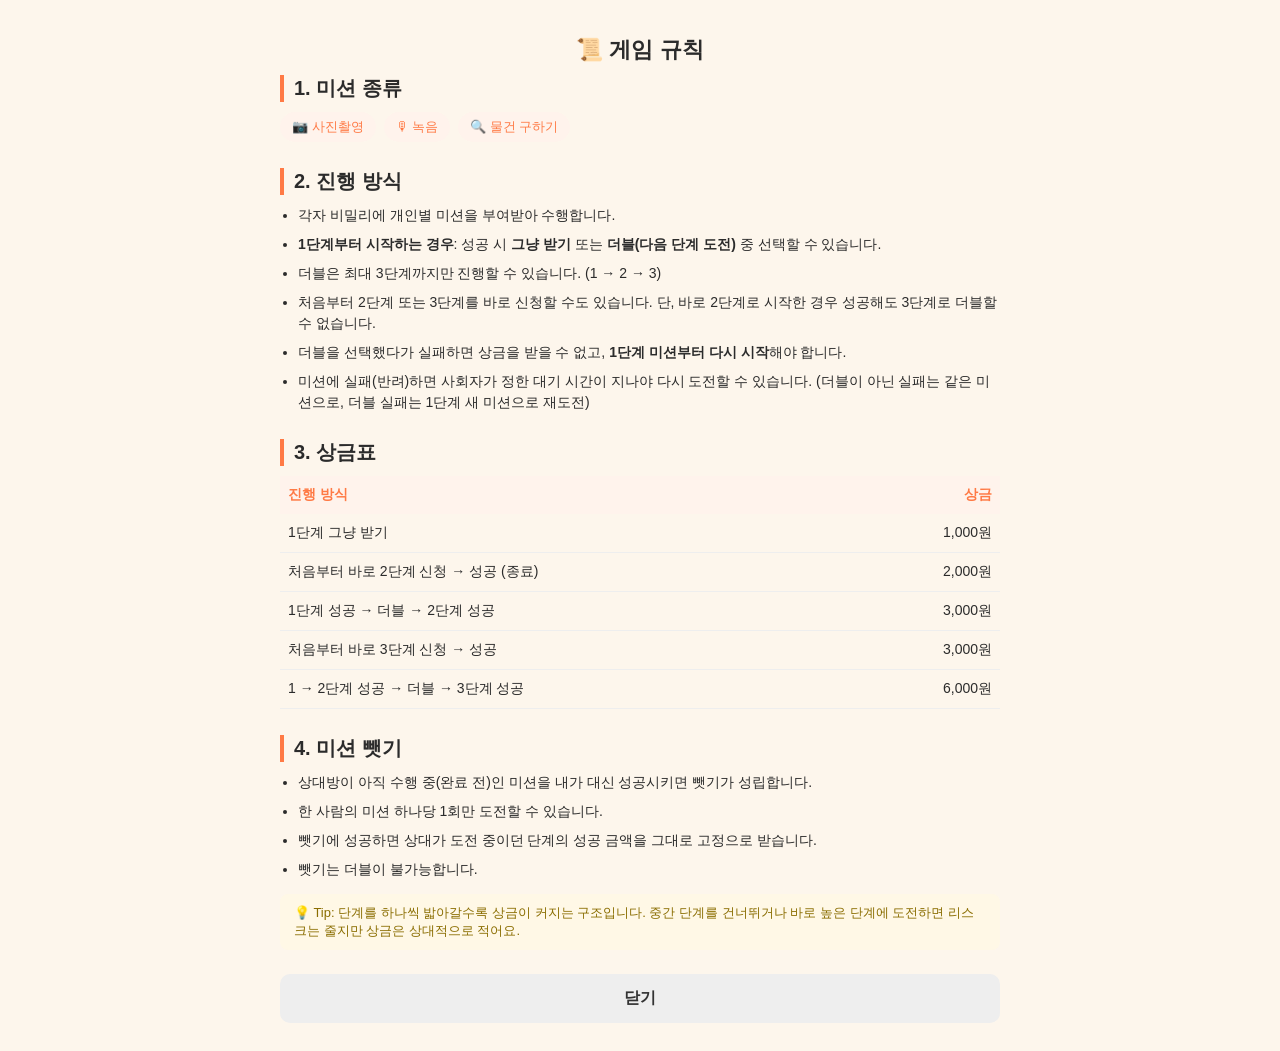
<file: rules.html>
<!DOCTYPE html>
<html lang="ko">
<head>
<meta charset="UTF-8">
<meta name="viewport" content="width=device-width, initial-scale=1.0">
<title>게임 규칙</title>
<link rel="stylesheet" href="style.css">
<style>
.container { max-width: 720px; }
.rule-title {
  font-size: 20px; font-weight: bold; border-left: 4px solid #ff7a45;
  padding-left: 10px; margin: 26px 0 10px;
}
.rule-title:first-of-type { margin-top: 10px; }
.tag-row { display: flex; flex-wrap: wrap; gap: 8px; margin-bottom: 6px; }
.tag {
  background: #fff3ec; color: #ff7a45; border-radius: 20px;
  padding: 6px 12px; font-size: 13px; white-space: nowrap;
}
ul.rule-list { padding-left: 18px; margin: 8px 0; }
ul.rule-list li { margin-bottom: 8px; line-height: 1.5; font-size: 14px; }
table.prize-table { width: 100%; border-collapse: collapse; font-size: 14px; margin-top: 8px; }
table.prize-table th { background: #fff3ec; color: #ff7a45; padding: 10px 8px; text-align: left; }
table.prize-table td { padding: 10px 8px; border-bottom: 1px solid #eee; }
table.prize-table th:last-child, table.prize-table td:last-child { text-align: right; }
.tip-box {
  background: #fff8e6; border-radius: 8px; padding: 10px 14px;
  font-size: 13px; color: #8a6d00; margin-top: 14px;
}
</style>
</head>
<body>
<div class="container">
  <h1>📜 게임 규칙</h1>

  <div class="rule-title">1. 미션 종류</div>
  <div class="tag-row">
    <span class="tag">📷 사진촬영</span>
    <span class="tag">🎙 녹음</span>
    <span class="tag">🔍 물건 구하기</span>
  </div>

  <div class="rule-title">2. 진행 방식</div>
  <ul class="rule-list">
    <li>각자 비밀리에 개인별 미션을 부여받아 수행합니다.</li>
    <li><b>1단계부터 시작하는 경우</b>: 성공 시 <b>그냥 받기</b> 또는 <b>더블(다음 단계 도전)</b> 중 선택할 수 있습니다.</li>
    <li>더블은 최대 3단계까지만 진행할 수 있습니다. (1 → 2 → 3)</li>
    <li>처음부터 2단계 또는 3단계를 바로 신청할 수도 있습니다. 단, 바로 2단계로 시작한 경우 성공해도 3단계로 더블할 수 없습니다.</li>
    <li>더블을 선택했다가 실패하면 상금을 받을 수 없고, <b>1단계 미션부터 다시 시작</b>해야 합니다.</li>
    <li>미션에 실패(반려)하면 사회자가 정한 대기 시간이 지나야 다시 도전할 수 있습니다. (더블이 아닌 실패는 같은 미션으로, 더블 실패는 1단계 새 미션으로 재도전)</li>
  </ul>

  <div class="rule-title">3. 상금표</div>
  <table class="prize-table">
    <tr><th>진행 방식</th><th>상금</th></tr>
    <tr><td>1단계 그냥 받기</td><td>1,000원</td></tr>
    <tr><td>처음부터 바로 2단계 신청 → 성공 (종료)</td><td>2,000원</td></tr>
    <tr><td>1단계 성공 → 더블 → 2단계 성공</td><td>3,000원</td></tr>
    <tr><td>처음부터 바로 3단계 신청 → 성공</td><td>3,000원</td></tr>
    <tr><td>1 → 2단계 성공 → 더블 → 3단계 성공</td><td>6,000원</td></tr>
  </table>

  <div class="rule-title">4. 미션 뺏기</div>
  <ul class="rule-list">
    <li>상대방이 아직 수행 중(완료 전)인 미션을 내가 대신 성공시키면 뺏기가 성립합니다.</li>
    <li>한 사람의 미션 하나당 1회만 도전할 수 있습니다.</li>
    <li>뺏기에 성공하면 상대가 도전 중이던 단계의 성공 금액을 그대로 고정으로 받습니다.</li>
    <li>뺏기는 더블이 불가능합니다.</li>
  </ul>

  <div class="tip-box">
    💡 Tip: 단계를 하나씩 밟아갈수록 상금이 커지는 구조입니다. 중간 단계를 건너뛰거나 바로 높은 단계에 도전하면 리스크는 줄지만 상금은 상대적으로 적어요.
  </div>

  <button id="closeBtn" class="secondary" style="margin-top:24px;">닫기</button>
</div>
<script>
document.getElementById('closeBtn').addEventListener('click', () => {
  if (window.history.length > 1) window.close();
  window.location.href = 'index.html';
});
</script>
</body>
</html>
</file>
<file: style.css>
* { box-sizing: border-box; }
body {
  font-family: -apple-system, "Apple SD Gothic Neo", "Malgun Gothic", sans-serif;
  background: #fdf6ec;
  margin: 0;
  padding: 20px;
  color: #2b2b2b;
}
.container {
  max-width: 480px;
  margin: 0 auto;
}
h1 {
  font-size: 22px;
  text-align: center;
  margin-bottom: 6px;
}
.subtitle {
  text-align: center;
  color: #888;
  margin-bottom: 24px;
  font-size: 14px;
}
.card {
  background: white;
  border-radius: 16px;
  padding: 22px;
  box-shadow: 0 2px 10px rgba(0,0,0,0.06);
  margin-bottom: 16px;
}
input[type="text"], input[type="file"] {
  width: 100%;
  padding: 12px;
  border: 1px solid #ddd;
  border-radius: 10px;
  font-size: 16px;
  margin-bottom: 12px;
}
button {
  width: 100%;
  padding: 14px;
  border: none;
  border-radius: 10px;
  background: #ff7a45;
  color: white;
  font-size: 16px;
  font-weight: bold;
  cursor: pointer;
  margin-bottom: 8px;
}
button:disabled {
  background: #ccc;
}
button.secondary {
  background: #eee;
  color: #333;
}
.level-buttons {
  display: flex;
  gap: 8px;
}
.level-buttons button {
  flex: 1;
}
.badge {
  display: inline-block;
  background: #fff0e6;
  color: #ff7a45;
  padding: 4px 10px;
  border-radius: 20px;
  font-size: 12px;
  font-weight: bold;
  margin-bottom: 10px;
}
.mission-content {
  font-size: 19px;
  font-weight: bold;
  line-height: 1.5;
  margin: 12px 0;
}
.prize {
  color: #ff7a45;
  font-weight: bold;
  font-size: 15px;
}
.status {
  text-align: center;
  padding: 20px;
  color: #666;
}
.rules-box {
  background: #fff8f0;
  border-radius: 12px;
  padding: 16px;
  font-size: 14px;
  line-height: 1.7;
  color: #555;
  margin-bottom: 16px;
}
.error-msg {
  color: #e04545;
  font-size: 14px;
  margin-bottom: 10px;
}
</file>
